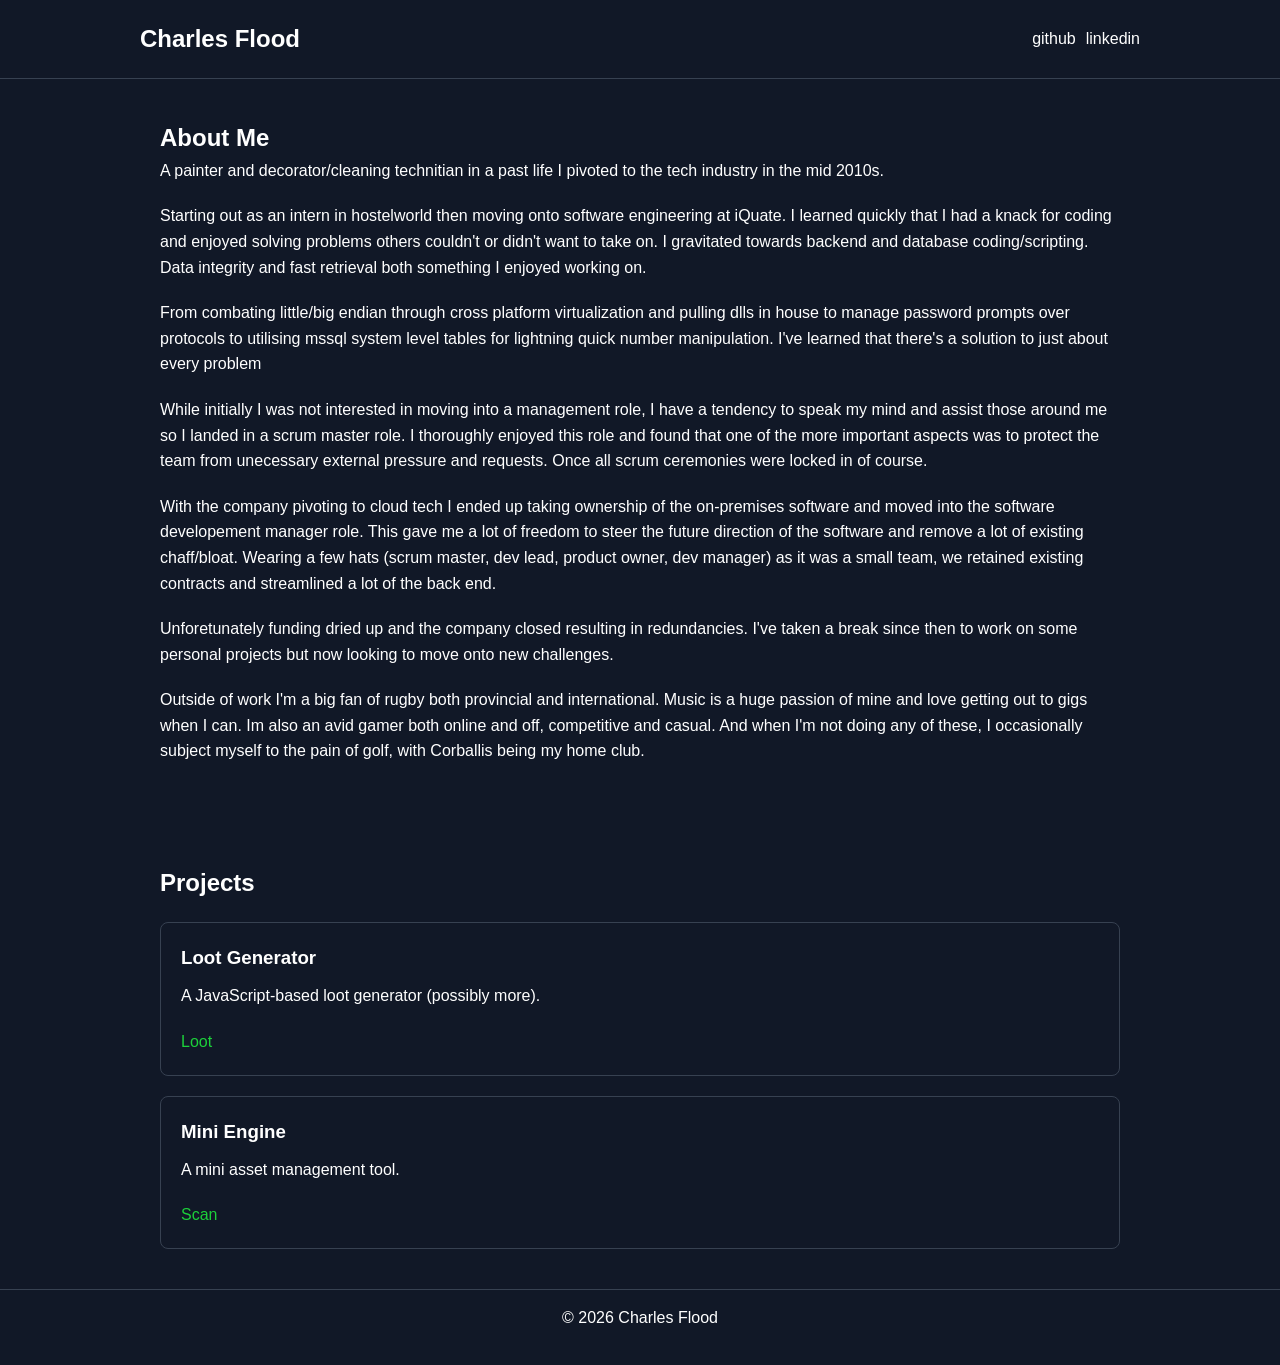
<file: index.html>
<!DOCTYPE html>
<html lang="en">

<head>
    <meta charset="UTF-8">
    <meta name="viewport" content="width=device-width, initial-scale=1.0">
    

    <title>Charles Flood</title>

    <link rel="stylesheet" href="main.css">
    <link rel="icon" type="image/x-icon" href="cf.ico">
</head>

<body>

    <header>
        <nav>
            <h1>Charles Flood</h1>

            <div>
                <a href="https://github.com/charles-flood">github</a>
                <a href="https://www.linkedin.com/in/charles-flood-002b7198">linkedin</a>
               
            </div>
        </nav>
    </header>


    <main>

        <!-- <section class="hero">

        </section> -->


        <section id="about">
            <h2>About Me</h2>
            <p>
                A painter and decorator/cleaning technitian in a past life I pivoted to the tech industry in the mid 2010s.
            </p>

            <p>
                Starting out as an intern in hostelworld then moving onto software engineering at iQuate. I learned quickly that I
                had a knack for coding and enjoyed solving problems others couldn't or didn't want to take on. I gravitated
                towards backend and database coding/scripting. Data integrity and fast retrieval both something I enjoyed working on.
            </p>

            <p>
                From combating little/big endian through cross platform virtualization and pulling dlls in house to manage 
                password prompts over protocols to utilising mssql system level tables for lightning quick number manipulation. 
                I've learned that there's a solution to just about every problem
            </p>

            <p>
                While initially I was not interested in moving into a management role, I have a tendency to speak my mind and assist
                those around me so I landed in a scrum master role. I thoroughly enjoyed this role and found that one of the more important
                aspects was to protect the team from unecessary external pressure and requests. Once all scrum ceremonies were locked in
                of course.
            </p>

            <p>
                With the company pivoting to cloud tech I ended up taking ownership of the on-premises software and moved into the
                software developement manager role. This gave me a lot of freedom to steer the future direction of the software and remove
                a lot of existing chaff/bloat. Wearing a few hats (scrum master, dev lead, product owner, dev manager) as it was a small team,
                we retained existing contracts and streamlined a lot of the back end. 
            </p>

            <p>
                Unforetunately funding dried up and the company closed resulting in redundancies. I've taken a break since then to
                work on some personal projects but now looking to move onto new challenges.
            </p>

            <p>
                Outside of work I'm a big fan of rugby both provincial and international. Music is a huge passion of mine and love getting
                out to gigs when I can. Im also an avid gamer both online and off, competitive and casual. And when I'm not doing any of these, 
                I occasionally subject myself to the pain of golf, with Corballis being my home club.
            </p>

        </section>


        <section id="projects">
            <h2>Projects</h2>

            <div class="project-card">

                <h3>Loot Generator</h3>

                <p>
                    A JavaScript-based loot generator (possibly more).
                </p>

                <a class="project-links" href="loot/loot.html">
                    Loot
                </a>

            </div>
            <div class="project-card">

                <h3>Mini Engine</h3>

                <p>
                    A mini asset management tool.
                </p>

                <a class="project-links" href="mini-engine/engine.html">
                    Scan
                </a>

            </div>
        </section>


        <!-- <section id="skills">
            <h2>Skills</h2>

            <p>
                HTML · CSS · JavaScript
            </p>
        </section> -->

    </main>


    <footer>
        <p>© 2026 Charles Flood</p>
    </footer>

</body>

</html>
</file>
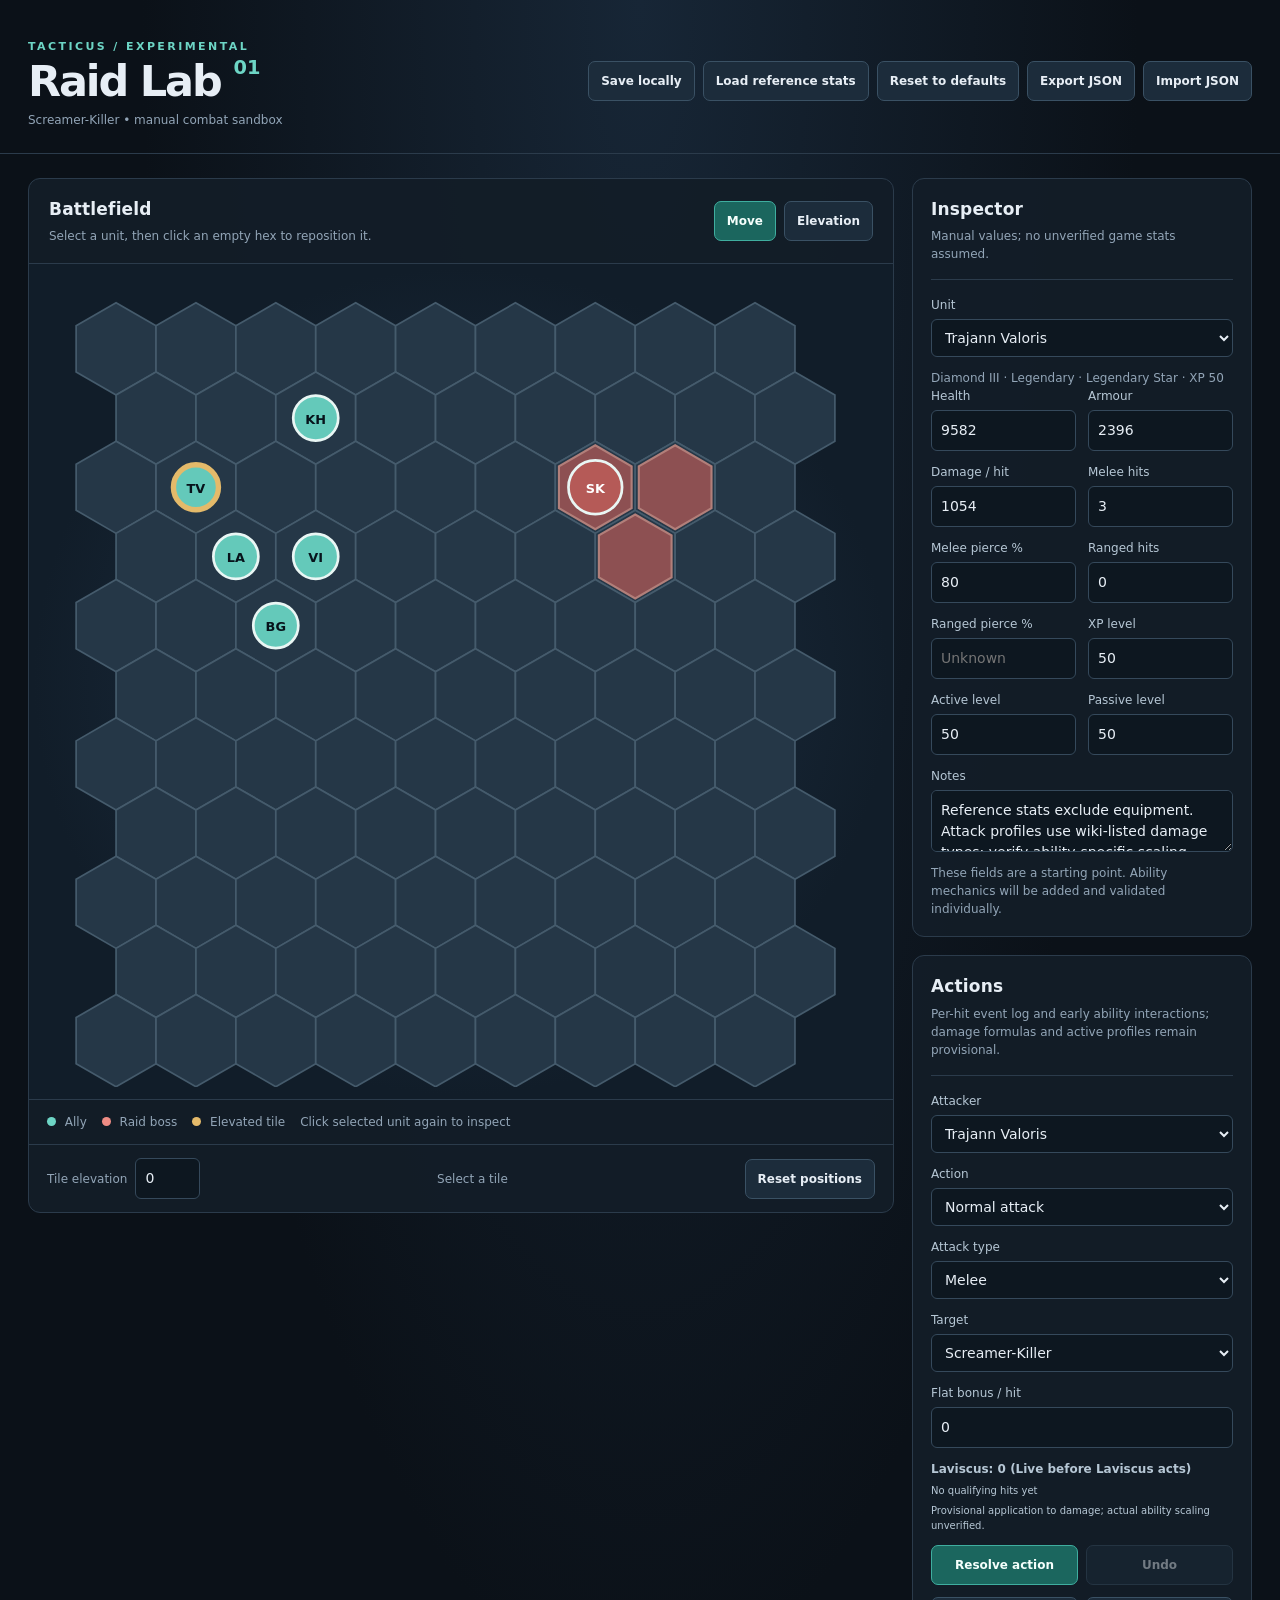
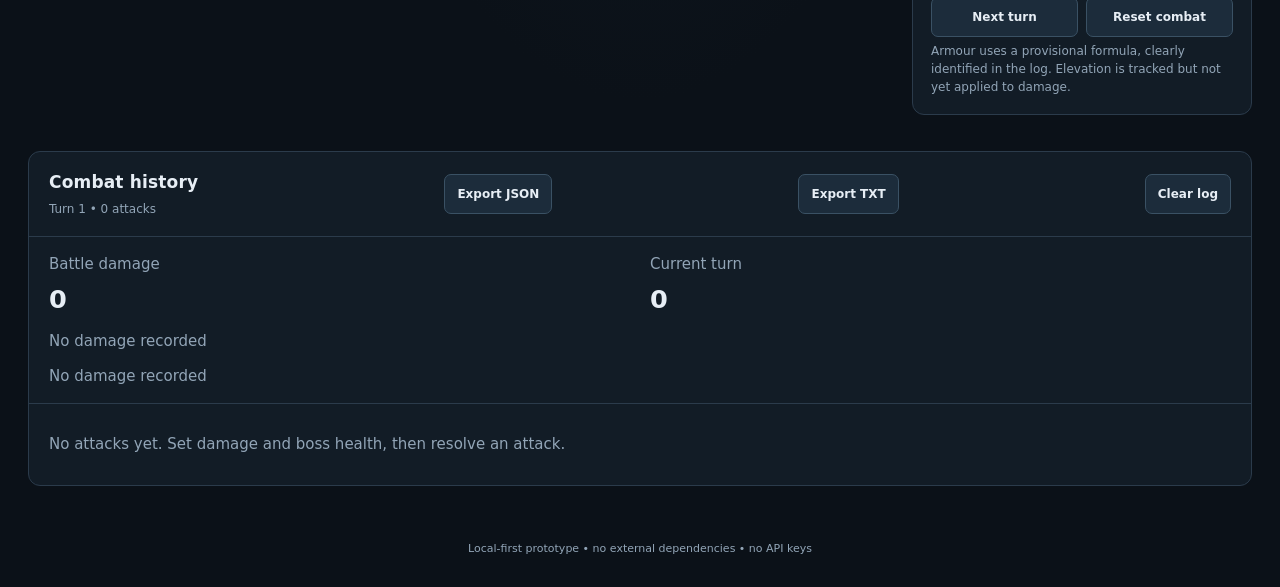
<file: tacticus/index.html>
<!DOCTYPE html>
<html lang="en">
 <head>
  <meta charset="utf-8"/>
  <meta content="width=device-width,initial-scale=1" name="viewport"/>
  <title>
   Tacticus Raid Lab
  </title>
  <link href="./style.css?v=1.4" rel="stylesheet"/>
 </head>
 <body>
  <header>
   <div>
    <span class="eyebrow">
     TACTICUS / EXPERIMENTAL
    </span>
    <h1>
     Raid Lab
     <span>
      01
     </span>
    </h1>
    <p>
     Screamer-Killer • manual combat sandbox
    </p>
   </div>
   <div class="header-actions">
    <button id="saveBtn">
     Save locally
    </button>
    <button id="loadStatsBtn" title="Apply bundled reference stats without resetting positions or combat history">
     Load reference stats
    </button>
    <button id="resetDefaultsBtn" title="Reload reference values from the bundled JSON">
     Reset to defaults
    </button>
    <button id="exportBtn">
     Export JSON
    </button>
    <label class="button" for="importFile">
     Import JSON
    </label>
    <input accept="application/json,.json" hidden="" id="importFile" type="file"/>
   </div>
  </header>
  <main>
   <section class="board-panel">
    <div class="panel-heading">
     <div>
      <h2>
       Battlefield
      </h2>
      <p>
       Select a unit, then click an empty hex to reposition it.
      </p>
     </div>
     <div class="toolset">
      <button class="active" id="moveTool">
       Move
      </button>
      <button id="heightTool">
       Elevation
      </button>
     </div>
    </div>
    <div id="boardWrap">
     <svg aria-label="Interactive hex battlefield" id="board" role="img" viewbox="0 0 850 850">
     </svg>
    </div>
    <div class="legend">
     <span>
      <i class="dot ally">
      </i>
      Ally
     </span>
     <span>
      <i class="dot boss">
      </i>
      Raid boss
     </span>
     <span>
      <i class="dot high">
      </i>
      Elevated tile
     </span>
     <span>
      Click selected unit again to inspect
     </span>
    </div>
    <div class="board-controls">
     <label>
      Tile elevation
      <input id="elevationInput" max="3" min="-3" step="1" type="number" value="0"/>
     </label>
     <span id="tileInfo">
      Select a tile
     </span>
     <label class="field" id="footprintField">
      Boss footprint (axial offsets, JSON)
      <textarea id="footprintInput" rows="3" spellcheck="false"></textarea>
     </label>
     <button id="resetPositions">
      Reset positions
     </button>
    </div>
   </section>
   <aside>
    <section class="side-panel">
     <div class="panel-heading">
      <div>
       <h2>
        Inspector
       </h2>
       <p>
        Manual values; no unverified game stats assumed.
       </p>
      </div>
     </div>
     <label class="field">
      Unit
      <select id="unitSelect">
      </select>
     </label>
     <p class="hint" id="progressionInfo">
     </p>
     <div class="stat-grid">
      <label class="field">
       Health
       <input id="health" min="0" type="number"/>
      </label>
      <label class="field">
       Armour
       <input id="armour" min="0" type="number"/>
      </label>
      <label class="field">
       Damage / hit
       <input id="damage" min="0" type="number"/>
      </label>
      <label class="field">
       Melee hits
       <input id="meleeHits" max="100" min="0" type="number"/>
      </label>
      <label class="field">
       Melee pierce %
       <input id="meleePierce" max="100" min="0" type="number"/>
      </label>
      <label class="field">
       Ranged hits
       <input id="rangedHits" max="100" min="0" type="number"/>
      </label>
      <label class="field">
       Ranged pierce %
       <input id="rangedPierce" max="100" min="0" placeholder="Unknown" type="number"/>
      </label>
      <label class="field">
       XP level
       <input id="xpLevel" max="50" min="1" type="number"/>
      </label>
      <label class="field">
       Active level
       <input id="activeLevel" min="1" type="number"/>
      </label>
      <label class="field">
       Passive level
       <input id="passiveLevel" min="1" type="number"/>
      </label>
     </div>
     <label class="field">
      Notes
      <textarea id="notes" placeholder="Rank, gear, observed effects…" rows="2"></textarea>
     </label>
     <p class="hint">
      These fields are a starting point. Ability mechanics will be added and validated individually.
     </p>
    </section>
    <section class="side-panel">
     <div class="panel-heading">
      <div>
       <h2>
        Actions
       </h2>
       <p>
        Per-hit event log and early ability interactions; damage formulas and active profiles remain provisional.
       </p>
      </div>
     </div>
     <label class="field">
      Attacker
      <select id="attackerSelect">
      </select>
     </label>
     <label class="field">
      Action
      <select id="actionKind">
       <option value="normal">Normal attack</option>
       <option value="active">Active ability (provisional)</option>
      </select>
     </label>
     <label class="field">
      Attack type
      <select id="attackType">
       <option value="melee">
        Melee
       </option>
       <option value="ranged">
        Ranged
       </option>
      </select>
     </label>
     <label class="field">
      Target
      <select id="targetSelect">
      </select>
     </label>
     <label class="field">
      Flat bonus / hit
      <input id="bonusInput" type="number" value="0"/>
     </label>
     <div class="field" id="turnSummary" aria-live="polite"></div>
     <div class="action-row">
      <button class="primary" id="attackBtn">
       Resolve action
      </button>
      <button id="undoBtn">
       Undo
      </button>
     </div>
     <div class="action-row">
      <button id="nextTurnBtn">
       Next turn
      </button>
      <button id="resetBattleBtn">
       Reset combat
      </button>
     </div>
     <p class="hint">
      Armour uses a provisional formula, clearly identified in the log. Elevation is tracked but not yet applied to damage.
     </p>
    </section>
   </aside>
   <section class="log-panel">
    <div class="panel-heading">
     <div>
      <h2>
       Combat history
      </h2>
      <p id="turnLabel">
       Turn 1 • 0 actions
      </p>
     </div>
     <button id="exportCombatJsonBtn" title="Download full combat data for debugging">
      Export JSON
     </button>
     <button id="exportCombatTxtBtn" title="Download a readable combat history">
      Export TXT
     </button>
     <button id="clearLogBtn">
      Clear log
     </button>
    </div>
    <div class="damage-summary" aria-label="Battle damage summary">
      <div><span>Battle damage</span><strong id="battleDamageTotal">0</strong></div>
      <div><span>Current turn</span><strong id="turnDamageTotal">0</strong></div>
      <p id="turnDamageBreakdown">No damage recorded</p>
      <p id="characterDamageBreakdown">No damage recorded</p>
    </div>
    <div class="log" id="log">
    </div>
   </section>
  </main>
  <footer>
   Local-first prototype • no external dependencies • no API keys
  </footer>
  <script src="./app.js?v=1.5" type="module">
  </script>
 </body>
</html>
</file>
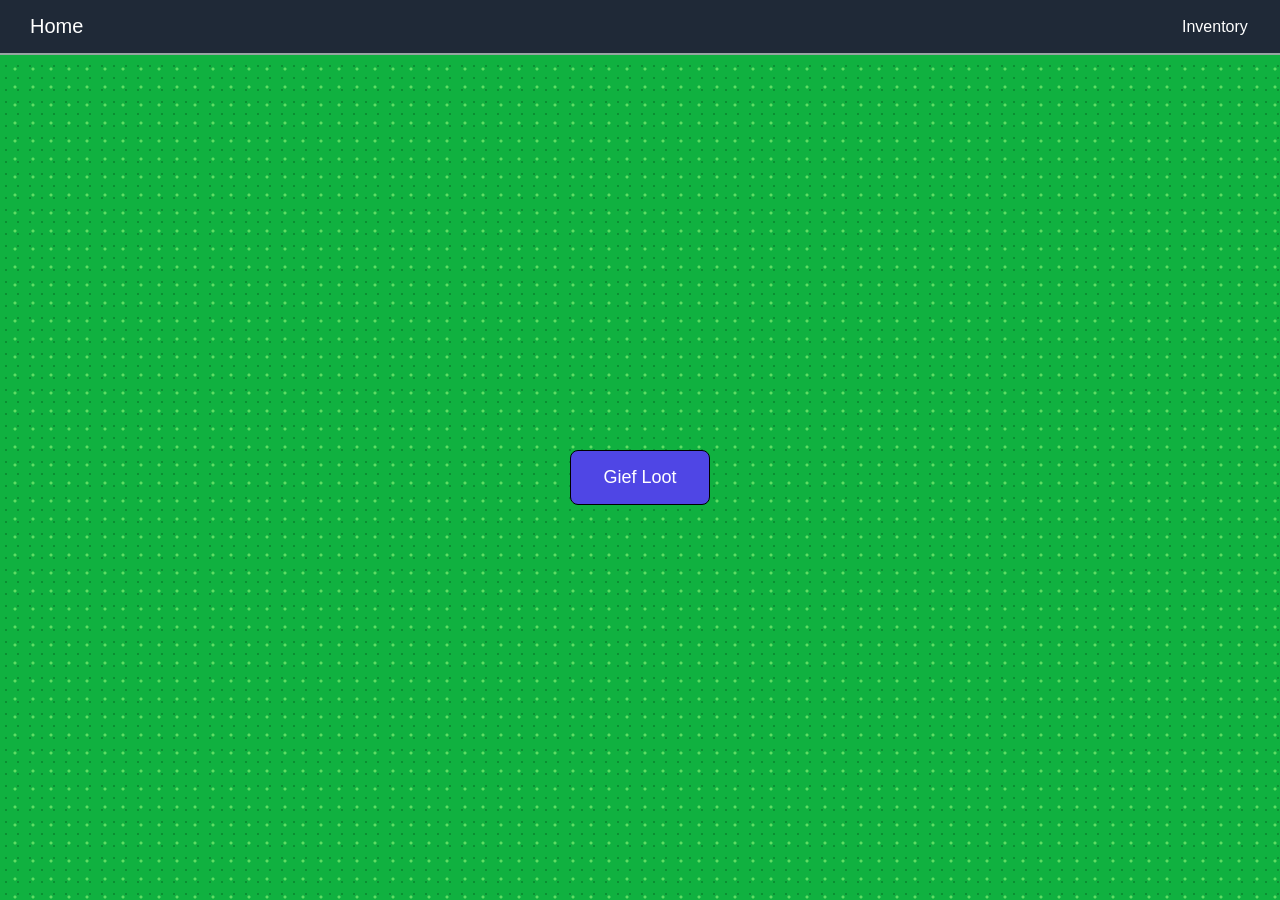
<file: loot/loot.html>
<!DOCTYPE html>
<html lang="en">

<head>
  <meta charset="UTF-8">
  <meta name="viewport" content="width=device-width, initial-scale=1.0">
  <title>Loot</title>
  <link rel="stylesheet" href="loot.css">
  <link rel="icon" type="image/x-icon" href="../cf.ico">

</head>

<body>

  <nav>
    <a href="../index.html">Home</a>

    <div class="nav-right">
      <div class="dropdown">
        <button class="dropbtn">Inventory</button>

        <div class="dropdown-content">
          <a href="#">View Inventory</a>
          <a href="#">Clear Inventory</a>
        </div>
      </div>
    </div>
  </nav>

  <div class="loot-container">

    <button id="myButton">Gief Loot</button>

    <div id="lootResult" class="loot-box"></div>
  </div>

  <script src="loot.js"></script>
  <script src="items.js"></script>
  <script src="affixes.js"></script>

</body>


</html>
</file>
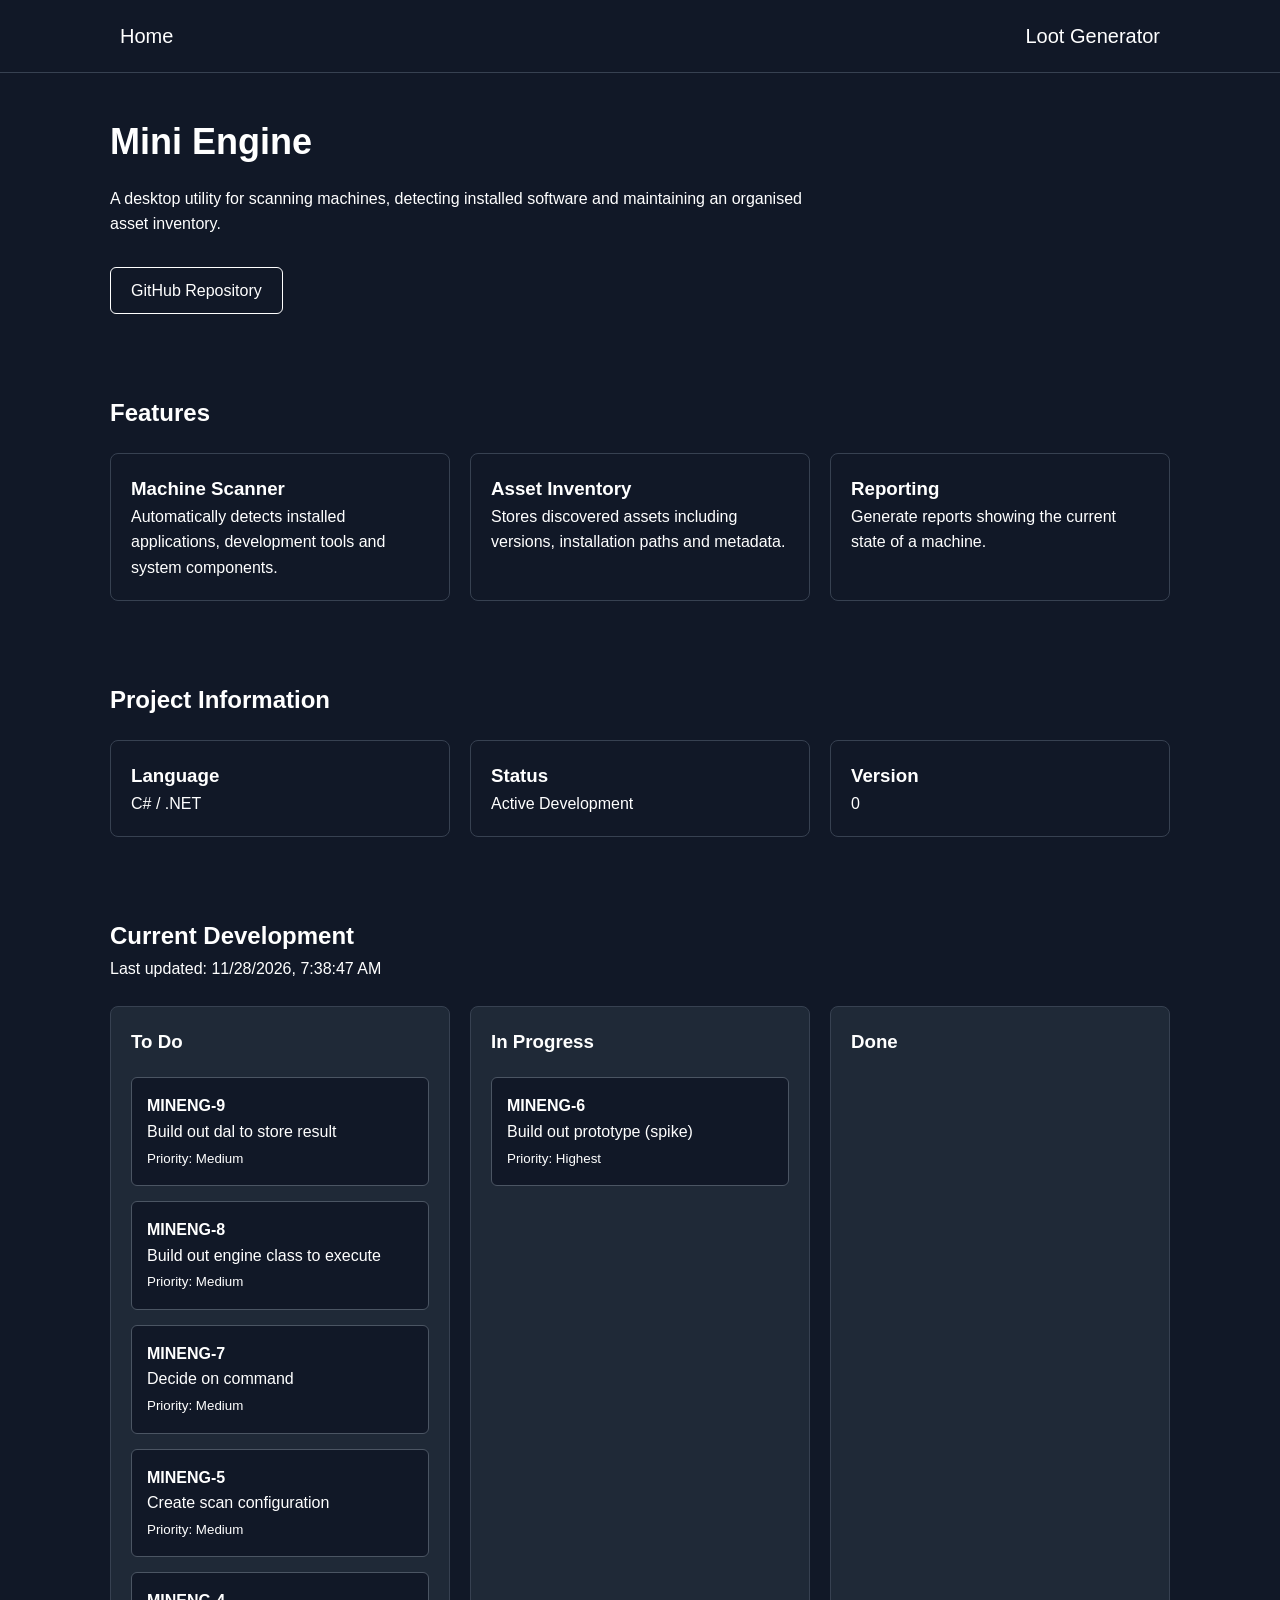
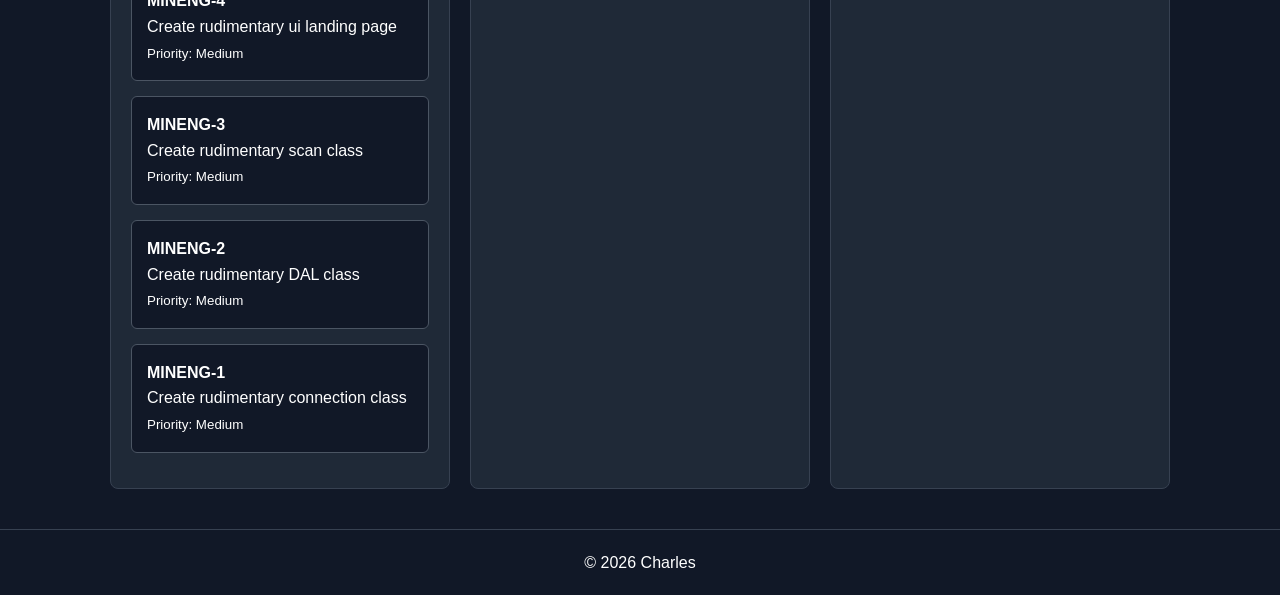
<file: mini-engine/engine.html>
<!DOCTYPE html>
<html lang="en">

<head>
    <meta charset="UTF-8">
    <meta name="viewport" content="width=device-width, initial-scale=1.0">
    <title>Mini Engine</title>
    <link rel="stylesheet" href="engine.css">
    <link rel="icon" type="image/x-icon" href="../cf.ico">
</head>

<body>

    <header>
        <nav>
            <a href="../index.html">Home</a>

            <div class="nav-right">
                <a href="../loot/loot.html">Loot Generator</a>
            </div>
        </nav>
    </header>


    <main>

        <section class="hero">

            <h1>Mini Engine</h1>

            <p>
                A desktop utility for scanning machines,
                detecting installed software and maintaining
                an organised asset inventory.
            </p>

            <div class="links">
                <a class="button" href="https://github.com/charles-flood/mini-engine">
                    GitHub Repository
                </a>
            </div>

        </section>

        <section class="project-info">

            <h2>Features</h2>

            <div class="cards">

                <div class="card">
                    <h3>Machine Scanner</h3>
                    <p>
                        Automatically detects installed applications,
                        development tools and system components.
                    </p>
                </div>


                <div class="card">
                    <h3>Asset Inventory</h3>
                    <p>
                        Stores discovered assets including versions,
                        installation paths and metadata.
                    </p>
                </div>


                <div class="card">
                    <h3>Reporting</h3>
                    <p>
                        Generate reports showing the current state
                        of a machine.
                    </p>
                </div>

            </div>

        </section>

        <section class="project-info">

            <h2>Project Information</h2>

            <div class="cards">

                <div class="card">
                    <h3>Language</h3>
                    <p>C# / .NET</p>
                </div>

                <div class="card">
                    <h3>Status</h3>
                    <p>Active Development</p>
                </div>

                <div class="card">
                    <h3>Version</h3>
                    <p>0</p>
                </div>

            </div>

        </section>

        <section class="tickets">

            <h2>Current Development</h2>

            <p id="last-updated"></p>

            <div class="board">

                <div class="column">
                    <h3>To Do</h3>
                    <div id="todo"></div>
                </div>


                <div class="column">
                    <h3>In Progress</h3>
                    <div id="progress"></div>
                </div>


                <div class="column">
                    <h3>Done</h3>
                    <div id="done"></div>
                </div>

            </div>

        </section>


    </main>


    <footer>

        <p>
            © 2026 Charles
        </p>

    </footer>


</body>

<script src="engine.js"></script>

</html>
</file>
<file: main.css>
* {
    margin: 0;
    padding: 0;
    box-sizing: border-box;
}

body {
    font-family: Arial, sans-serif;
    background: #111827;
    color: white;
    line-height: 1.6;
    display: flex;
    flex-direction: column;
    min-height: 100vh;
}

header {
    padding: 20px 40px;
    border-bottom: 1px solid #374151;
}

nav {
    max-width: 1000px;
    margin: auto;

    display: flex;
    justify-content: space-between;
    align-items: center;
}

nav div {
    display: flex;
    gap: 10px;
}

a {
    color: rgb(255, 255, 255);
    text-decoration: none;  
}

a:hover {
    text-decoration: underline;
}

main {
    max-width: 1000px;
    margin: auto;
    flex: 1;
}

section {
    padding: 40px 20px;
}

.hero {
    padding: 60px 0;

    display: flex;
    flex-direction: column;
    justify-content: center;
    align-items: flex-start;
}

.hero h2 {
    font-size: 38px;
    margin-bottom: 10px;
}

.hero p {
    font-size: 20px;
    margin-bottom: 10px;
}

.button {
    padding: 12px 24px;
    border: 1px solid white;
    border-radius: 6px;
}

.project-card {
    margin-top: 20px;
    padding: 20px;
    border: 1px solid #374151;
    border-radius: 8px;
}

.project-card h3 {
    margin-bottom: 10px;
}

.project-card p {
    margin-bottom: 20px;
}

footer {
    padding: 15px 30px;
    text-align: center;
    border-top: 1px solid #374151;
}

.project-links {
    color: rgb(28, 208, 58);
}

p {
    margin-bottom: 20px;
}

/* Mobile layout */
@media (max-width: 700px) {

    header {
        padding: 10px 15px;
        border-bottom: 2px solid #374151;
    }

    nav h1 {
        font-size: 25px;
    }


}
</file>
<file: tacticus/style.css>
:root {
    color-scheme: dark;
    --bg: #0b1118;
    --panel: #121d28;
    --panel2: #172533;
    --edge: #2b3b4b;
    --text: #e7eef5;
    --muted: #92a5b7;
    --accent: #6dd5c5;
    --gold: #e4ba6a;
    --red: #ee8c84;
}

* {
    box-sizing: border-box;
}

body {
    margin: 0;
    background: radial-gradient(ellipse at top,#172636 0,#0b1118 55%);
    color: var(--text);
    font: 15px/1.5 system-ui,-apple-system,Segoe UI,sans-serif;
}

header {
    max-width: 1500px;
    margin: auto;
    padding: 34px 28px 24px;
    display: flex;
    align-items: center;
    justify-content: space-between;
    gap: 24px;
    border-bottom: 1px solid var(--edge);
}

h1,h2,p {
    margin: 0;
}

h1 {
    font-size: clamp(28px,4vw,43px);
    letter-spacing: -.05em;
    line-height: 1.15;
}

h1 span {
    font-size: .45em;
    vertical-align: top;
    color: var(--accent);
    letter-spacing: 0;
}

h2 {
    font-size: 17px;
    letter-spacing: .01em;
}

.eyebrow {
    font-size: 11px;
    letter-spacing: .22em;
    color: var(--accent);
    font-weight: 800;
}

header p,.panel-heading p,.hint {
    color: var(--muted);
    font-size: 12px;
    margin-top: 5px;
}

.header-actions,.toolset,.action-row {
    display: flex;
    flex-wrap: wrap;
    gap: 8px;
}

button,.button {
    font: inherit;
    font-size: 12px;
    font-weight: 700;
    border: 1px solid #3a5164;
    background: #1c2c3b;
    color: var(--text);
    border-radius: 7px;
    padding: 10px 12px;
    cursor: pointer;
    text-align: center;
}

button:hover,.button:hover {
    border-color: var(--accent);
}

button.active,button.primary {
    background: #1b665e;
    border-color: #3fae9f;
    color: #f5fffc;
}

button:disabled {
    opacity: .45;
    cursor: not-allowed;
}

main {
    max-width: 1500px;
    padding: 24px 28px 40px;
    margin: auto;
    display: grid;
    grid-template-columns: minmax(0,1fr) 340px;
    gap: 18px;
    align-items: start;
}

.board-panel,.side-panel,.log-panel {
    border: 1px solid var(--edge);
    background: rgba(18,29,40,.95);
    border-radius: 12px;
    overflow: hidden;
}

.board-panel {
    grid-column: 1;
}

.side-panel {
    padding: 18px;
    margin-bottom: 18px;
}

.panel-heading {
    display: flex;
    justify-content: space-between;
    align-items: center;
    gap: 15px;
    padding: 18px 20px;
    border-bottom: 1px solid var(--edge);
}

.side-panel .panel-heading {
    padding: 0 0 16px;
    margin-bottom: 16px;
}

#boardWrap {
    overflow-x: auto;
    padding: 12px;
    background: radial-gradient(ellipse at center,#203348,#111d29 70%);
}

#board {
    display: block;
    width: 100%;
    height: auto;
    max-height: none;
    touch-action: manipulation;
}

.hex {
    stroke: #455b6c;
    stroke-width: 1.6;
    cursor: pointer;
    transition: fill .1s;
}

.hex:hover {
    stroke: #b9e9df;
    stroke-width: 3;
}

.hex.selected {
    stroke: #f4d088;
    stroke-width: 4;
}

.tile-label {
    font-size: 10px;
    fill: #b6c6d2;
    text-anchor: middle;
    pointer-events: none;
}

.unit-token {
    cursor: pointer;
}

.unit-token circle {
    stroke: #e9f6f4;
    stroke-width: 2.5;
}

.unit-token text {
    fill: #07131b;
    text-anchor: middle;
    dominant-baseline: central;
    font-size: 12px;
    font-weight: 900;
    pointer-events: none;
}

.unit-token.boss text {
    fill: white;
}

.unit-token.selected circle {
    stroke: var(--gold);
    stroke-width: 5;
}

.legend,.board-controls {
    display: flex;
    align-items: center;
    flex-wrap: wrap;
    gap: 15px;
    padding: 13px 18px;
    color: var(--muted);
    font-size: 12px;
    border-top: 1px solid var(--edge);
}

.board-controls {
    justify-content: space-between;
}

.board-controls label {
    display: flex;
    align-items: center;
    gap: 8px;
}

.board-controls input {
    width: 65px;
}

.dot {
    display: inline-block;
    width: 9px;
    height: 9px;
    border-radius: 50%;
    margin-right: 5px;
}

.dot.ally {
    background: var(--accent);
}

.dot.boss {
    background: var(--red);
}

.dot.high {
    background: #e4ba6a;
}

.field {
    display: flex;
    flex-direction: column;
    gap: 5px;
    color: #b6c7d5;
    font-size: 12px;
    margin-bottom: 12px;
}

input,select,textarea {
    font: inherit;
    font-size: 14px;
    color: var(--text);
    background: #0d1720;
    border: 1px solid #35495b;
    border-radius: 6px;
    padding: 9px;
    width: 100%;
    min-width: 0;
}

input:focus,select:focus,textarea:focus {
    outline: 1px solid var(--accent);
}

.stat-grid {
    display: grid;
    grid-template-columns: 1fr 1fr;
    gap: 0 12px;
}

.action-row {
    margin-top: 12px;
}

.action-row button {
    flex: 1;
}

.log-panel {
    grid-column: 1/-1;
}

.log {
    padding: 14px 20px;
    max-height: 320px;
    overflow: auto;
}

.log-entry {
    border-bottom: 1px solid var(--edge);
    padding: 12px 0;
}

.log-entry:last-child {
    border: 0;
}

.log-entry strong {
    color: var(--accent);
}

.log-entry small {
    color: var(--muted);
    display: block;
    margin-top: 4px;
}

.log-entry.error strong {
    color: var(--red);
}

.empty {
    color: var(--muted);
    padding: 15px 0;
}

footer {
    text-align: center;
    color: var(--muted);
    font-size: 11px;
    padding: 15px 20px 30px;
}

@media(max-width:980px) {
    main {
        grid-template-columns: 1fr;
    }

    .board-panel,.log-panel {
        grid-column: 1;
    }

    aside {
        display: grid;
        grid-template-columns: 1fr 1fr;
        gap: 18px;
    }

    .side-panel {
        margin: 0;
    }
}

@media(max-width:640px) {
    header {
        padding: 22px 16px;
        display: block;
    }

    .header-actions {
        margin-top: 16px;
    }

    main {
        padding: 16px;
        gap: 14px;
    }

    aside {
        grid-template-columns: 1fr;
    }

    .panel-heading {
        padding: 15px;
    }

    .legend,.board-controls {
        padding: 12px;
    }

    .side-panel {
        padding: 15px;
    }
}

#footprintField {
    min-width: 230px;
    flex: 1;
}

#footprintInput {
    width: 100%;
    font-family: monospace;
}

#footprintField[hidden] {
    display: none;
}

.boss-footprint {
    stroke: #e99c8e;
    stroke-width: 2;
}

/* Keep all 11 rows visible; scroll horizontally on narrow screens instead of shrinking the hexes. */

#board {
    min-width: 760px;
}

[hidden] {
    display: none !important;
}

.damage-summary {
    padding: 16px 20px;
    border-bottom: 1px solid var(--edge);
    display: grid;
    grid-template-columns: repeat(2, minmax(0, 1fr));
    gap: 12px 20px;
}

.damage-summary > div {
    display: flex;
    flex-direction: column;
    gap: 4px;
}

.damage-summary span,
.damage-summary p {
    color: var(--muted);
}

.damage-summary strong {
    font-size: 1.6rem;
    font-variant-numeric: tabular-nums;
}

.damage-summary p {
    grid-column: 1 / -1;
    margin: 0;
    line-height: 1.5;
}
</file>
<file: loot/loot.css>
* {
    margin: 0;
    padding: 0;
    box-sizing: border-box;
}

html,
body {
    width: 100%;
    height: 100%;
    overflow: hidden;
}

body {
    min-height: 100vh;
    display: flex;
    flex-direction: column;
    background: #10b140;
    font-family: sans-serif;

    background-image:
        radial-gradient(#0b8f32 1px, transparent 1px),
        radial-gradient(#5edc63 1px, transparent 2px);

    background-size:
        12px 12px,
        18px 18px;

    background-position:
        0 0,
        6px 6px;

}

nav {
    width: 100%;
    flex-shrink: 0;

    background: #1f2937;
    border-bottom: 2px solid #96a5a2;

    padding: 15px 30px;

    display: flex;
    justify-content: space-between;
    align-items: center;
}

nav a {
    color: white;
    text-decoration: none;
    font-size: 20px;
}

nav a:hover {
    text-decoration: underline;
}

.nav-right {
    display: flex;
    align-items: center;
    padding-right: 100px;
    gap: 20px;
}

.dropdown {
    position: relative;
    display: flex;
    align-items: center;
}

.dropbtn {
    background: none;
    color: white;
    border: none;
    cursor: pointer;
    font-size: 16px;
    align-items: center;
}

.dropdown-content {
    display: none;
    position: absolute;
    top: 100%;
    right: 0;

    background: #1f2937;
    border: 1px solid #374151;
    min-width: 180px;
    z-index: 1000;
}

.dropdown-content a {
    display: block;
    padding: 10px 15px;
}

.dropdown:hover .dropdown-content {
    display: block;
}

.loot-container {
    flex: 1;

    display: flex;
    flex-direction: column;
    justify-content: center;
    align-items: center;

    gap: 20px;
}

button {
    position: fixed;

    padding: 16px 32px;
    font-size: 18px;
    border: 1px solid black;
    border-radius: 8px;
    background: #4f46e5;
    color: white;
    cursor: pointer;
}

button:hover {
    background: #94962c;
}

button:active {
    transform: scale(0.97);
}

#lootResult {
    background-color: #2b2b2b;
    color: rgb(219, 212, 212);
    padding: 15px 25px;
    border-radius: 8px;
    border: 2px solid #8c9493;
    width: fit-content;
    text-align: center;
}

.loot-bonus{
    color: #736ece;
}

.rare-loot{
    color: #e4d656;
    padding: 5px;
}

.magic-loot{
    color: #4f46e5;
    padding: 5px;
}

button.phase-in {
    animation: phaseIn 1s ease;
}

@keyframes phaseIn {
    from {
        opacity: 0;
    }

    to {
        opacity: 1;
    }
}
</file>
<file: mini-engine/engine.css>
* {
    margin: 0;
    padding: 0;
    box-sizing: border-box;
}

body {
    min-height: 100vh;
    background: #111827;
    color: white;
    font-family: Arial, sans-serif;
    line-height: 1.6;
    display: flex;
    flex-direction: column;
}

header {
    border-bottom: 1px solid #374151;
}

nav {
    max-width: 1100px;
    margin: auto;
    padding: 20px 30px;
    display: flex;
    justify-content: space-between;
    align-items: center;
}

nav a {
    color: white;
    text-decoration: none;
    font-size: 20px;
}

nav a:hover {
    text-decoration: underline;
}

.nav-right {
    display: flex;
    gap: 25px;
}

main {
    flex: 1;
    max-width: 1100px;
    width: 100%;
    margin: auto;
}

section {
    padding: 40px 20px;
}

.hero h1 {
    font-size: 36px;
    margin-bottom: 15px;
}

.hero p {
    max-width: 700px;
}


.links {
    margin-top: 30px;
    display: flex;
    gap: 20px;
}

.button {
    border: 1px solid white;
    padding: 10px 20px;
    border-radius: 6px;
    color: white;
    text-decoration: none;
}

.button:hover {
    background: white;
    color: #111827;
}

.cards {
    display: flex;
    gap: 20px;
    margin-top: 20px;
}

.card {
    flex: 1;
    padding: 20px;
    border: 1px solid #374151;
    border-radius: 8px;
}

/* Jira board */

.board {
    display: flex;
    gap: 20px;
    margin-top: 25px;
}

.column {
    flex: 1;
    background: #1f2937;
    border: 1px solid #374151;
    border-radius: 8px;
    padding: 20px;
}

.column h3 {
    margin-bottom: 20px;
}

.ticket {
    background: #111827;
    border: 1px solid #4b5563;
    padding: 15px;
    margin-bottom: 15px;
    border-radius: 6px;
}

.ticket.active {
    border-left: 5px solid orange;
}

.ticket.complete {

    border-left: 5px solid green;

}

footer {
    border-top: 1px solid #374151;
    text-align: center;
    padding: 20px;
}


/* Mobile layout */
@media (max-width: 700px) {

    nav {
        padding: 15px 20px;
    }

    section {
        padding: 30px 15px;
    }

    Hero
    .hero h1 {
        font-size: 36px;
    }

    /* Stack feature/project cards */
    .cards {
        flex-direction: column;
    }

    /* Stack Jira columns */
    .board {
        flex-direction: column;
    }

    .card,
    .column {
        width: 100%;
    }

    /* Make repository button easier to use */
    .links {
        flex-direction: column;
    }

    .button {
        text-align: center;
    }
}
</file>
